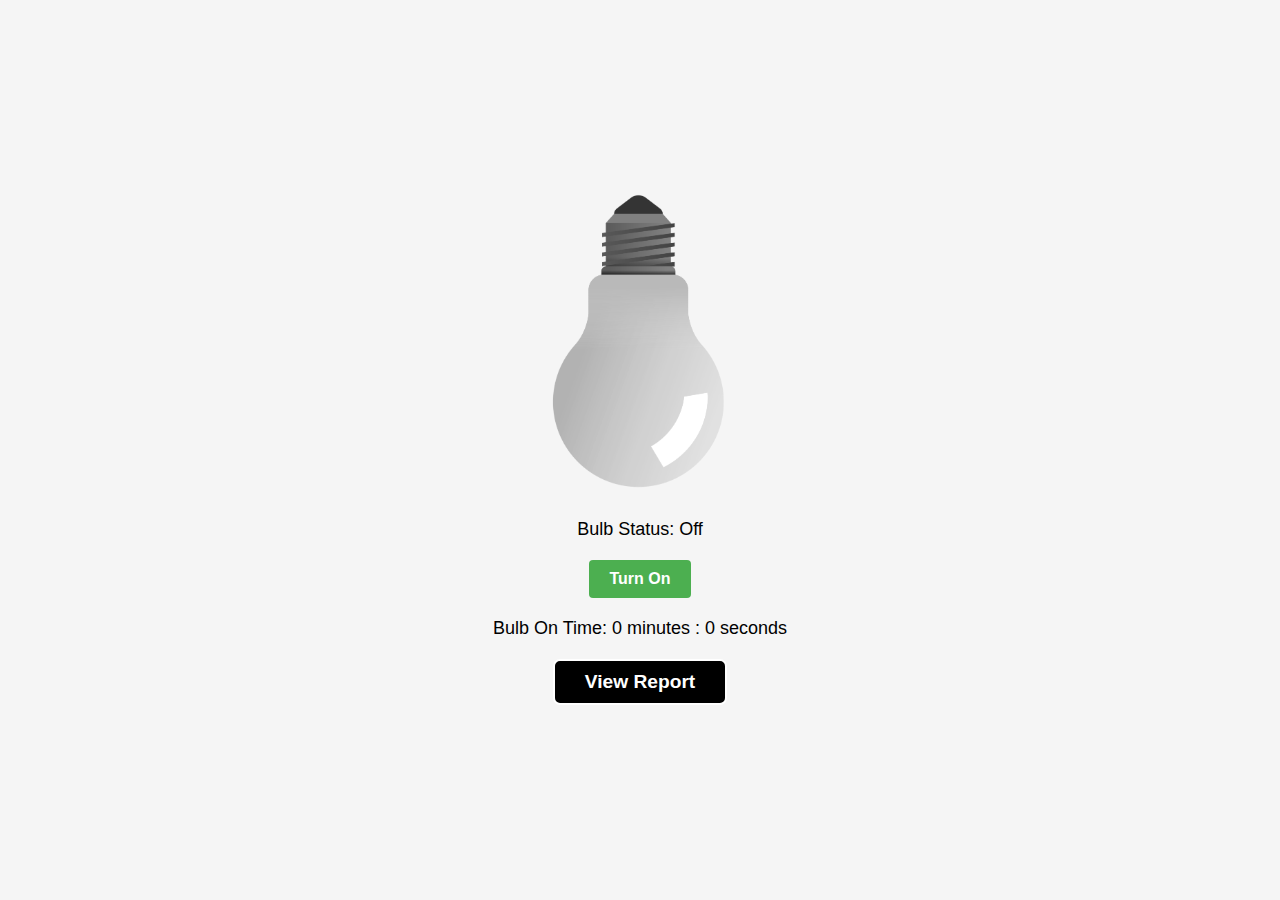
<file: index.html>
<!DOCTYPE html>
<html lang="en">
<head>
    <meta charset="UTF-8">
    <meta name="viewport" content="width=device-width, initial-scale=1.0">
    <title>WebBulb</title>
    <link rel="stylesheet" href="styles.css">
</head>
<body>
    <div class="container">
        <img id="bulb" src="./images/OFFbulb.png" alt="bulb" />
        <div id="bulb-status">Bulb Status: Off</div>
        <button id="toggle-btn">Turn On</button>
        <div id="analysis-section">Bulb On Time: 0 minute : 0 second</div>
        <button id="report-btn">View Report</button>

    </div>

    <script src="script.js"></script>
</body>
</html>
</file>
<file: styles.css>
.container {
    text-align: center;
    margin-top: 50px;
}

#bulb-status {
    font-size: 18px;
    margin-bottom: 20px;
}

#toggle-btn {
    padding: 10px 20px;
    font-size: 16px;
    cursor: pointer;
}

body {
    font-family: 'Arial', sans-serif;
    background-color: #f4f4f4;
    margin: 0;
    padding: 0;
    display: flex;
    align-items: center;
    text-align: center;

    justify-content: center;
    height: 100vh;
}

.container {
    text-align: center;
    /* background-color: #fff; */
    padding: 20px;
    /* border-radius: 8px; */
    /* box-shadow: 0 0 10px rgba(0, 0, 0, 0.1); */
}

h1 {
    color: #333;
}

#bulb-status , #analysis-section {
    font-size: 18px;
    margin: 20px 0;
    color: #333;
}

#toggle-btn {
    padding: 10px 20px;
    font-size: 16px;
    cursor: pointer;
    background-color: #4caf50;
    color: #fff;
    border: none;
    border-radius: 4px;
    transition: background-color 0.3s;
}

#toggle-btn:hover {
    background-color: #45a049;
}

#analysis-section {
    font-size: 18px;
    color: #333;
}
  button {
    outline: none;
    padding: 10px 30px;
    font-size: larger;
    font-weight: 600;
    background-color: black;
    color: white;
    border: 2px solid white;
    border-radius: 7px;
    display: block;
    margin: 10px auto;
  }
  img {
    width: 200px;
    height: auto;
  }

  




  .scroll-container {
    height: 100vh; /* Set container height to viewport height */
    overflow: auto; /* Enable scrolling */
}

.container {
    max-width: 100%;
    margin: 0 auto;
    padding: 20px;
}

h1 {
    text-align: center;
}

table {
    width: 100vw;
    border-collapse: collapse;
    margin-top: 20px;
}

th, td {
    padding: 10px;
    border: 1px solid #ddd;
    text-align: left;
}

th {
    background-color: #f2f2f2;
}
</file>
